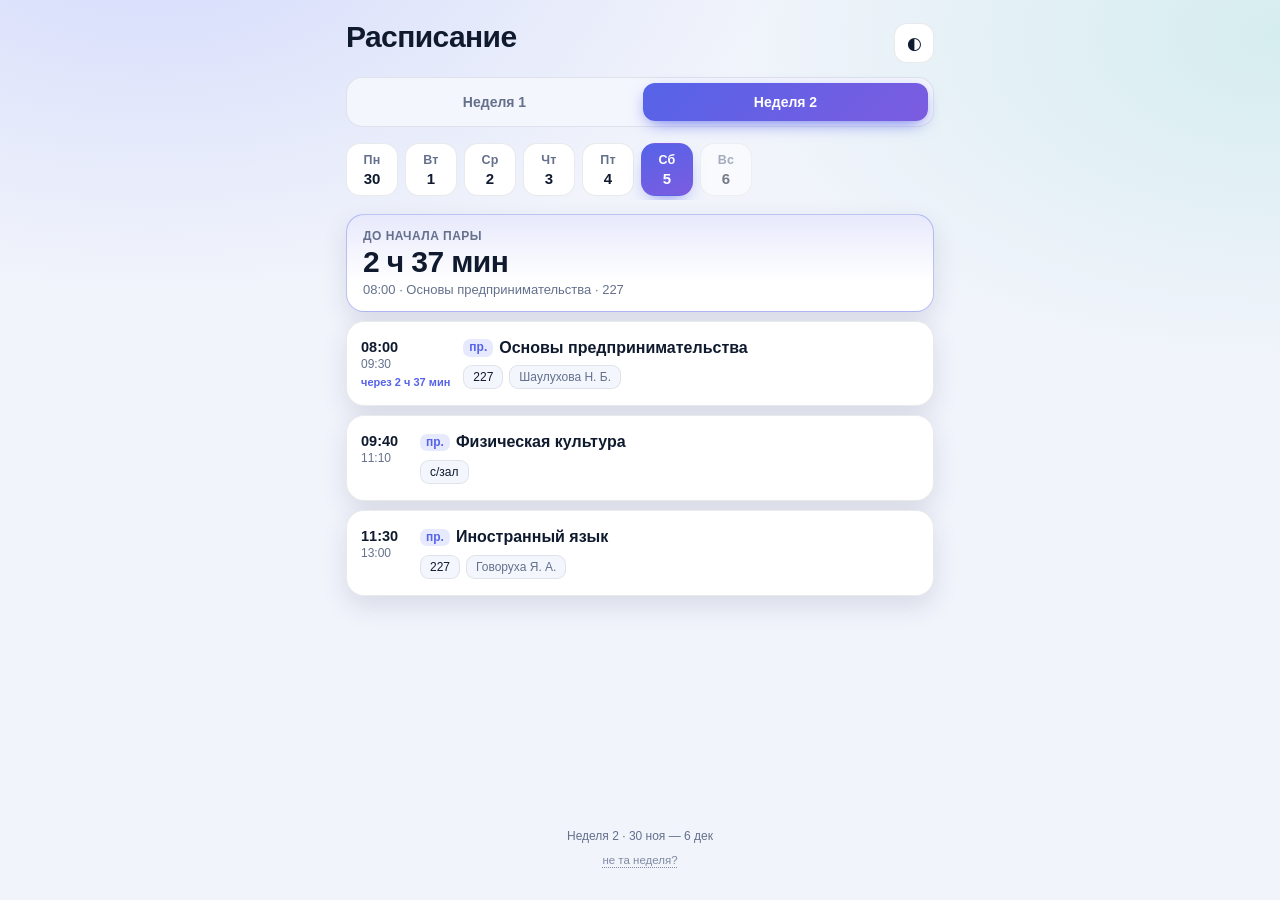
<file: index.html>
<!doctype html>
<html lang="ru" data-theme="dark">
<head>
  <meta charset="utf-8">
  <meta name="viewport" content="width=device-width, initial-scale=1, viewport-fit=cover">
  <meta name="theme-color" content="#0d1220">
  <title>Расписание занятий</title>

  <link rel="manifest" href="manifest.webmanifest">
  <link rel="icon" href="icons/icon.svg" type="image/svg+xml">
  <link rel="apple-touch-icon" href="icons/icon-192.png">
  <meta name="apple-mobile-web-app-capable" content="yes">
  <meta name="mobile-web-app-capable" content="yes">
  <meta name="apple-mobile-web-app-status-bar-style" content="black-translucent">
  <meta name="apple-mobile-web-app-title" content="Расписание">

  <link rel="stylesheet" href="styles.css">
</head>
<body>
  <div class="app">
    <header class="topbar">
      <div class="titles">
        <h1>Расписание</h1>
        <p class="subtitle" id="groupName"></p>
      </div>
      <div class="topbar-actions">
        <button type="button" class="ghost-btn" id="todayBtn" hidden>Сегодня</button>
        <button type="button" class="icon-btn" id="themeBtn" aria-label="Сменить тему" title="Сменить тему">◐</button>
      </div>
    </header>

    <div class="week-switch" id="weekSwitch" role="tablist" aria-label="Выбор недели"></div>

    <nav class="day-tabs" id="dayTabs" aria-label="День недели"></nav>

    <main class="content" id="content"></main>

    <footer class="footnote" id="footnote"></footer>
  </div>

  <script src="schedule.js"></script>
  <script src="app.js"></script>
</body>
</html>
</file>
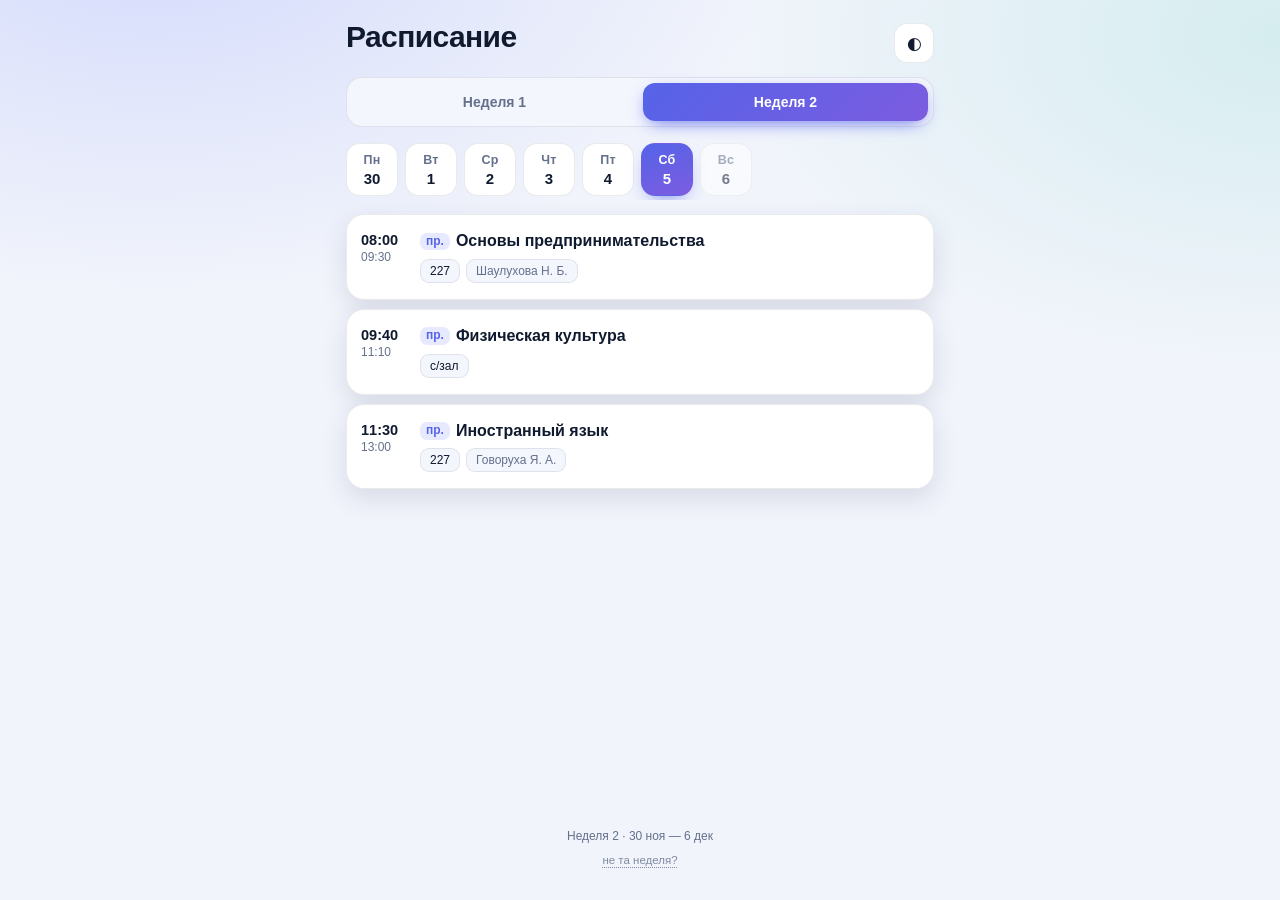
<file: single/index.html>
<!doctype html>
<html lang="ru" data-theme="dark">
<head>
  <meta charset="utf-8">
  <meta name="viewport" content="width=device-width, initial-scale=1, viewport-fit=cover">
  <meta name="theme-color" content="#0d1220">
  <title>Расписание занятий</title>
  <link rel="icon" href="data:image/svg+xml,%3Csvg%20xmlns%3D%22http%3A%2F%2Fwww.w3.org%2F2000%2Fsvg%22%20viewBox%3D%220%200%20512%20512%22%20width%3D%22512%22%20height%3D%22512%22%3E%20%3Cdefs%3E%20%3ClinearGradient%20id%3D%22g%22%20x1%3D%220%22%20y1%3D%220%22%20x2%3D%221%22%20y2%3D%221%22%3E%20%3Cstop%20offset%3D%220%22%20stop-color%3D%22%237b8cff%22%2F%3E%20%3Cstop%20offset%3D%221%22%20stop-color%3D%22%23a78bfa%22%2F%3E%20%3C%2FlinearGradient%3E%20%3C%2Fdefs%3E%20%3Crect%20width%3D%22512%22%20height%3D%22512%22%20rx%3D%22116%22%20fill%3D%22url(%23g)%22%2F%3E%20%3Crect%20x%3D%22108%22%20y%3D%22132%22%20width%3D%22296%22%20height%3D%22252%22%20rx%3D%2240%22%20fill%3D%22%23ffffff%22%20fill-opacity%3D%220.97%22%2F%3E%20%3Crect%20x%3D%22108%22%20y%3D%22132%22%20width%3D%22296%22%20height%3D%2272%22%20rx%3D%2240%22%20fill%3D%22%23e6e9ff%22%2F%3E%20%3Crect%20x%3D%22108%22%20y%3D%22176%22%20width%3D%22296%22%20height%3D%2228%22%20fill%3D%22%23e6e9ff%22%2F%3E%20%3Crect%20x%3D%22164%22%20y%3D%22112%22%20width%3D%2226%22%20height%3D%2256%22%20rx%3D%2213%22%20fill%3D%22%232a3170%22%2F%3E%20%3Crect%20x%3D%22322%22%20y%3D%22112%22%20width%3D%2226%22%20height%3D%2256%22%20rx%3D%2213%22%20fill%3D%22%232a3170%22%2F%3E%20%3Crect%20x%3D%22148%22%20y%3D%22244%22%20width%3D%2276%22%20height%3D%2220%22%20rx%3D%2210%22%20fill%3D%22%237b8cff%22%2F%3E%20%3Crect%20x%3D%22244%22%20y%3D%22244%22%20width%3D%22120%22%20height%3D%2220%22%20rx%3D%2210%22%20fill%3D%22%23c9cffb%22%2F%3E%20%3Crect%20x%3D%22148%22%20y%3D%22294%22%20width%3D%22120%22%20height%3D%2220%22%20rx%3D%2210%22%20fill%3D%22%23c9cffb%22%2F%3E%20%3Crect%20x%3D%22288%22%20y%3D%22294%22%20width%3D%2276%22%20height%3D%2220%22%20rx%3D%2210%22%20fill%3D%22%237b8cff%22%2F%3E%20%3Crect%20x%3D%22148%22%20y%3D%22344%22%20width%3D%2276%22%20height%3D%2220%22%20rx%3D%2210%22%20fill%3D%22%23c9cffb%22%2F%3E%20%3C%2Fsvg%3E">

  <meta name="apple-mobile-web-app-capable" content="yes">
  <meta name="mobile-web-app-capable" content="yes">
  <meta name="apple-mobile-web-app-status-bar-style" content="black-translucent">
  <meta name="apple-mobile-web-app-title" content="Расписание">

  <style>
:root {
  color-scheme: dark;
  --bg: #0d1220;
  --bg-glow-1: rgba(110, 130, 255, .18);
  --bg-glow-2: rgba(70, 200, 180, .12);
  --surface: #172033;
  --surface-2: #1e2942;
  --text: #e9eefb;
  --muted: #93a1c0;
  --line: rgba(255, 255, 255, .09);
  --accent: #7b8cff;
  --accent-2: #a78bfa;
  --accent-ink: #0b1020;
  --now: #4ade80;
  --radius: 18px;
  --shadow: 0 12px 32px rgba(0, 0, 0, .32);
}

html[data-theme="light"] {
  color-scheme: light;
  --bg: #f1f4fb;
  --bg-glow-1: rgba(110, 130, 255, .22);
  --bg-glow-2: rgba(70, 200, 180, .16);
  --surface: #ffffff;
  --surface-2: #f4f6fd;
  --text: #101a2e;
  --muted: #64708c;
  --line: rgba(16, 26, 46, .09);
  --accent: #5563e8;
  --accent-2: #7c5ce0;
  --accent-ink: #ffffff;
  --now: #12a05a;
  --shadow: 0 10px 26px rgba(30, 45, 80, .12);
}

* { box-sizing: border-box; }

html, body {
  margin: 0;
  padding: 0;
  min-height: 100%;
}

body {
  background:
    radial-gradient(900px 520px at 12% -8%, var(--bg-glow-1), transparent 70%),
    radial-gradient(760px 460px at 100% 4%, var(--bg-glow-2), transparent 72%),
    var(--bg);
  background-attachment: fixed;
  color: var(--text);
  font-family: -apple-system, BlinkMacSystemFont, "Segoe UI", Roboto, "Helvetica Neue", Arial, sans-serif;
  -webkit-font-smoothing: antialiased;
  -webkit-tap-highlight-color: transparent;
}

.app {
  max-width: 620px;
  margin: 0 auto;
  min-height: 100dvh;
  display: flex;
  flex-direction: column;
  gap: 14px;
  padding: calc(env(safe-area-inset-top, 0px) + 16px) 16px calc(env(safe-area-inset-bottom, 0px) + 28px);
}

/* ---------- шапка ---------- */

.topbar {
  display: flex;
  align-items: flex-start;
  justify-content: space-between;
  gap: 12px;
  padding-top: 4px;
}

.titles h1 {
  margin: 0;
  font-size: 27px;
  font-weight: 700;
  letter-spacing: -.02em;
}

.subtitle {
  margin: 4px 0 0;
  font-size: 13.5px;
  color: var(--muted);
  min-height: 18px;
}

.topbar-actions {
  display: flex;
  align-items: center;
  gap: 8px;
  padding-top: 3px;
}

.icon-btn {
  width: 40px;
  height: 40px;
  flex: none;
  border-radius: 13px;
  border: 1px solid var(--line);
  background: var(--surface);
  color: var(--text);
  font-size: 17px;
  line-height: 1;
  cursor: pointer;
  display: grid;
  place-items: center;
  transition: transform .12s ease, background .15s ease;
}

.icon-btn:active { transform: scale(.94); }

.ghost-btn {
  border: 1px solid var(--line);
  background: var(--surface);
  color: var(--text);
  font: inherit;
  font-size: 13.5px;
  font-weight: 600;
  padding: 9px 14px;
  border-radius: 12px;
  cursor: pointer;
  transition: transform .12s ease;
}

.ghost-btn:active { transform: scale(.96); }

/* ---------- переключатель недель ---------- */

.week-switch {
  display: flex;
  gap: 6px;
  padding: 5px;
  background: var(--surface-2);
  border: 1px solid var(--line);
  border-radius: 16px;
}

.week-switch button {
  flex: 1 1 0;
  min-width: 0;
  padding: 11px 8px;
  border: 0;
  border-radius: 12px;
  background: transparent;
  color: var(--muted);
  font: inherit;
  font-size: 14px;
  font-weight: 600;
  white-space: nowrap;
  overflow: hidden;
  text-overflow: ellipsis;
  cursor: pointer;
  transition: background .18s ease, color .18s ease, box-shadow .18s ease;
}

.week-switch button[aria-selected="true"] {
  background: linear-gradient(135deg, var(--accent), var(--accent-2));
  color: var(--accent-ink);
  box-shadow: 0 6px 18px -6px var(--accent);
}

/* ---------- дни ---------- */

.day-tabs {
  display: flex;
  gap: 7px;
  overflow-x: auto;
  overflow-y: hidden;
  scrollbar-width: none;
  -webkit-overflow-scrolling: touch;
  padding: 2px 2px 4px;
  margin: 0 -2px;
}

.day-tabs::-webkit-scrollbar { display: none; }

.day-tab {
  flex: 0 0 auto;
  min-width: 52px;
  padding: 9px 10px 8px;
  border-radius: 14px;
  border: 1px solid var(--line);
  background: var(--surface);
  color: var(--muted);
  cursor: pointer;
  display: flex;
  flex-direction: column;
  align-items: center;
  gap: 3px;
  font: inherit;
  transition: background .18s ease, color .18s ease, transform .12s ease, border-color .18s ease;
}

.day-tab:active { transform: scale(.96); }

.day-tab .d-name {
  font-size: 12.5px;
  font-weight: 600;
  letter-spacing: .02em;
}

.day-tab .d-date {
  font-size: 15px;
  font-weight: 700;
  color: var(--text);
}

.day-tab[aria-current="true"] {
  border-color: color-mix(in srgb, var(--accent) 55%, transparent);
}

.day-tab.is-today .d-name { color: var(--accent); }

.day-tab[aria-selected="true"] {
  background: linear-gradient(160deg, var(--accent), var(--accent-2));
  border-color: transparent;
  color: var(--accent-ink);
  box-shadow: 0 8px 20px -10px var(--accent);
}

.day-tab[aria-selected="true"] .d-date,
.day-tab[aria-selected="true"] .d-name { color: var(--accent-ink); }

.day-tab.is-empty { opacity: .55; }

/* ---------- список пар ---------- */

.content {
  display: flex;
  flex-direction: column;
  gap: 9px;
  flex: 1 1 auto;
}

.lesson {
  position: relative;
  display: flex;
  gap: 13px;
  align-items: flex-start;
  padding: 14px 14px 14px 12px;
  background: var(--surface);
  border: 1px solid var(--line);
  border-radius: var(--radius);
  box-shadow: var(--shadow);
  animation: rise .26s ease both;
}

@keyframes rise {
  from { opacity: 0; transform: translateY(6px); }
  to { opacity: 1; transform: none; }
}

.lesson.past { opacity: .5; }

.lesson.now {
  border-color: color-mix(in srgb, var(--now) 55%, transparent);
  box-shadow: 0 0 0 1px color-mix(in srgb, var(--now) 30%, transparent), var(--shadow);
}

.lesson-time {
  flex: 0 0 auto;
  display: flex;
  flex-direction: column;
  gap: 2px;
  padding-top: 1px;
  min-width: 46px;
  font-variant-numeric: tabular-nums;
}

.lesson-time .t-start {
  font-size: 14.5px;
  font-weight: 700;
}

.lesson-time .t-end {
  font-size: 12px;
  color: var(--muted);
}

.lesson-body {
  min-width: 0;
  flex: 1 1 auto;
}

.lesson-subject {
  margin: 0;
  font-size: 16px;
  font-weight: 650;
  line-height: 1.3;
  overflow-wrap: anywhere;
  padding-right: 54px;
}

.lesson-subject .kind {
  display: inline-block;
  margin-right: 6px;
  padding: 1px 6px;
  border-radius: 7px;
  background: var(--accent-soft, rgba(123, 140, 255, .18));
  color: var(--accent);
  font-size: 12px;
  font-weight: 700;
  vertical-align: 1.5px;
}

.lesson-meta {
  margin: 7px 0 0;
  display: flex;
  flex-wrap: wrap;
  gap: 6px;
}

.chip {
  display: inline-flex;
  align-items: center;
  gap: 4px;
  padding: 4px 9px;
  border-radius: 9px;
  background: var(--surface-2);
  border: 1px solid var(--line);
  font-size: 12px;
  color: var(--muted);
  font-weight: 500;
}

.chip.room { color: var(--text); }

.lesson-note {
  margin: 7px 0 0;
  font-size: 12.5px;
  color: var(--muted);
  font-style: italic;
}

.badge-now {
  position: absolute;
  top: 11px;
  right: 11px;
  font-size: 10.5px;
  font-weight: 700;
  letter-spacing: .04em;
  text-transform: uppercase;
  color: var(--now);
  background: color-mix(in srgb, var(--now) 14%, transparent);
  border: 1px solid color-mix(in srgb, var(--now) 35%, transparent);
  border-radius: 999px;
  padding: 3px 8px;
}

/* ---------- пустое состояние ---------- */

.empty {
  display: flex;
  flex-direction: column;
  align-items: center;
  justify-content: center;
  gap: 8px;
  text-align: center;
  padding: 52px 18px;
  color: var(--muted);
  border: 1px dashed var(--line);
  border-radius: var(--radius);
  background: color-mix(in srgb, var(--surface) 55%, transparent);
}

.empty .emoji { font-size: 34px; line-height: 1; }
.empty .title { font-size: 15.5px; font-weight: 650; color: var(--text); }
.empty .hint { font-size: 13px; max-width: 260px; line-height: 1.45; }

/* ---------- подвал ---------- */

.footnote {
  margin-top: auto;
  padding-top: 12px;
  display: flex;
  flex-direction: column;
  align-items: center;
  gap: 4px;
  font-size: 12px;
  color: var(--muted);
  line-height: 1.5;
}

.link-btn {
  border: 0;
  background: none;
  padding: 3px 6px;
  font: inherit;
  font-size: 11.5px;
  color: var(--muted);
  text-decoration: underline;
  text-decoration-style: dotted;
  text-underline-offset: 3px;
  cursor: pointer;
  opacity: .8;
}

.link-btn:active { opacity: 1; }

@media (min-width: 480px) {
  .titles h1 { font-size: 30px; }
  .lesson { padding: 16px 16px 16px 14px; }
}

@media (prefers-reduced-motion: reduce) {
  *, *::before, *::after { animation: none !important; transition: none !important; }
}

</style>
</head>
<body>
  <div class="app">
    <header class="topbar">
      <div class="titles">
        <h1>Расписание</h1>
        <p class="subtitle" id="groupName"></p>
      </div>
      <div class="topbar-actions">
        <button type="button" class="ghost-btn" id="todayBtn" hidden>Сегодня</button>
        <button type="button" class="icon-btn" id="themeBtn" aria-label="Сменить тему" title="Сменить тему">◐</button>
      </div>
    </header>

    <div class="week-switch" id="weekSwitch" role="tablist" aria-label="Выбор недели"></div>

    <nav class="day-tabs" id="dayTabs" aria-label="День недели"></nav>

    <main class="content" id="content"></main>

    <footer class="footnote" id="footnote"></footer>
  </div>

  <script>
/*
  ДАННЫЕ РАСПИСАНИЯ
  -----------------
  Всё расписание живёт здесь. Приложение (app.js) рисует его само.

  zones:
    days  — mon, tue, wed, thu, fri, sat, sun (день можно не указывать, если пар нет)
    пара  — start/end "ЧЧ:ММ", subject, kind ("пр." / "л." / "лаб."),
            room, teacher, note (необязательно)

  weeks — список недель. Их может быть 2, 3, сколько угодно:
          приложение переключает их по кругу.

  meta.semesterStart — понедельник недели №1 (или любая дата внутри неё).
          От этой даты считается, какая неделя идёт сейчас.
*/

window.SCHEDULE = {
  meta: {
    group: "",                        // можно вписать группу — появится под заголовком
    semesterStart: "2026-09-01",      // от этой даты считается номер недели
  },

  weeks: [
    {
      label: "Неделя 1",
      days: {
        mon: [
          { start: "08:00", end: "09:30", kind: "пр.", subject: "Технология разработки ПО", room: "119", teacher: "Чербенко К. Н." },
          { start: "09:40", end: "11:10", kind: "л.",  subject: "Экономика отрасли", room: "303", teacher: "Гаврилова И. И." },
        ],
        tue: [
          { start: "08:00", end: "09:30", kind: "л.",  subject: "Основы предпринимательства", room: "303", teacher: "Шаулухова Н. Б." },
          { start: "09:40", end: "11:10", kind: "пр.", subject: "Безопасность жизнедеятельности", room: "227", teacher: "Горовенко Д. В." },
          { start: "11:30", end: "13:00", kind: "пр.", subject: "Теория вероятностей и мат. статистика", room: "227", teacher: "Селюдина О. В." },
        ],
        wed: [
          { start: "09:40", end: "11:10", kind: "л.",  subject: "Безопасность жизнедеятельности", room: "303", teacher: "Горовенко Д. В." },
          { start: "11:30", end: "13:00", kind: "пр.", subject: "Технология разработки и защиты БД", room: "126", teacher: "Бобровская Н. С." },
        ],
        thu: [
          { start: "08:00", end: "09:30", kind: "пр.", subject: "Технология разработки ПО", room: "119", teacher: "Чербенко К. Н." },
          { start: "09:40", end: "11:10", kind: "л.",  subject: "Технология разработки и защиты БД", room: "303", teacher: "Бобровская Н. С." },
        ],
        fri: [
          { start: "08:00", end: "09:30", kind: "л.",  subject: "Технология разработки ПО", room: "303", teacher: "Чербенко К. Н." },
          { start: "09:40", end: "11:10", kind: "пр.", subject: "Технология разработки и защиты БД", room: "126", teacher: "Бобровская Н. С." },
          { start: "11:30", end: "13:00", kind: "л.",  subject: "Психология общения", room: "303", teacher: "Шаповалова Е. В." },
        ],
        sat: [
          { start: "08:00", end: "09:30", kind: "пр.", subject: "Основы предпринимательства", room: "227", teacher: "Шаулухова Н. Б." },
          { start: "09:40", end: "11:10", kind: "пр.", subject: "Физическая культура", room: "с/зал" },
          { start: "11:30", end: "13:00", kind: "пр.", subject: "Иностранный язык", room: "227", teacher: "Говоруха Я. А." },
        ],
        sun: [],
      },
    },

    {
      label: "Неделя 2",
      days: {
        mon: [
          { start: "08:00", end: "09:30", kind: "пр.", subject: "Экономика отрасли", room: "227", teacher: "Гаврилова И. И." },
          { start: "09:40", end: "11:10", kind: "л.",  subject: "Экономика отрасли", room: "303", teacher: "Гаврилова И. И." },
        ],
        tue: [
          { start: "08:00", end: "09:30", kind: "л.",  subject: "Теория вероятностей и мат. статистика", room: "303", teacher: "Селюдина О. В." },
          { start: "09:40", end: "11:10", kind: "пр.", subject: "Безопасность жизнедеятельности", room: "227", teacher: "Горовенко Д. В." },
        ],
        wed: [
          { start: "09:40", end: "11:10", kind: "л.",  subject: "Безопасность жизнедеятельности", room: "303", teacher: "Горовенко Д. В." },
          { start: "11:30", end: "13:00", kind: "пр.", subject: "Технология разработки и защиты БД", room: "126", teacher: "Бобровская Н. С." },
          { start: "13:10", end: "14:40", kind: "пр.", subject: "Психология общения", room: "201", teacher: "Шаповалова Е. В." },
        ],
        thu: [
          { start: "08:00", end: "09:30", kind: "пр.", subject: "Технология разработки ПО", room: "119", teacher: "Чербенко К. Н." },
          { start: "09:40", end: "11:10", kind: "л.",  subject: "Технология разработки и защиты БД", room: "303", teacher: "Бобровская Н. С." },
        ],
        fri: [
          { start: "08:00", end: "09:30", kind: "л.",  subject: "Технология разработки ПО", room: "303", teacher: "Чербенко К. Н." },
          { start: "09:40", end: "11:10", kind: "пр.", subject: "Теория вероятностей и мат. статистика", room: "227", teacher: "Селюдина О. В." },
          { start: "11:30", end: "13:00", kind: "л.",  subject: "Психология общения", room: "303", teacher: "Шаповалова Е. В." },
        ],
        sat: [
          { start: "08:00", end: "09:30", kind: "пр.", subject: "Основы предпринимательства", room: "227", teacher: "Шаулухова Н. Б." },
          { start: "09:40", end: "11:10", kind: "пр.", subject: "Физическая культура", room: "с/зал" },
          { start: "11:30", end: "13:00", kind: "пр.", subject: "Иностранный язык", room: "227", teacher: "Говоруха Я. А." },
        ],
        sun: [],
      },
    },
  ],
};

</script>
  <script>
(function () {
  'use strict';

  const DATA = window.SCHEDULE;
  const contentEl = document.getElementById('content');

  if (!DATA || !Array.isArray(DATA.weeks) || DATA.weeks.length === 0) {
    contentEl.innerHTML =
      '<div class="empty"><div class="emoji">⚠️</div>' +
      '<div class="title">Нет данных</div>' +
      '<div class="hint">Проверьте файл schedule.js рядом с приложением.</div></div>';
    return;
  }

  const WEEKS = DATA.weeks;
  const N = WEEKS.length;

  const DAYS = [
    { key: 'mon', short: 'Пн', full: 'Понедельник' },
    { key: 'tue', short: 'Вт', full: 'Вторник' },
    { key: 'wed', short: 'Ср', full: 'Среда' },
    { key: 'thu', short: 'Чт', full: 'Четверг' },
    { key: 'fri', short: 'Пт', full: 'Пятница' },
    { key: 'sat', short: 'Сб', full: 'Суббота' },
    { key: 'sun', short: 'Вс', full: 'Воскресенье' },
  ];

  const MONTHS = ['янв', 'фев', 'мар', 'апр', 'мая', 'июн', 'июл', 'авг', 'сен', 'окт', 'ноя', 'дек'];

  /* ---------------- даты ---------------- */

  function startOfDay(d) {
    const x = new Date(d);
    x.setHours(0, 0, 0, 0);
    return x;
  }

  function mondayOf(date) {
    const d = startOfDay(date);
    d.setDate(d.getDate() - ((d.getDay() + 6) % 7));
    return d;
  }

  function parseDate(str) {
    if (!str) return null;
    const m = /^(\d{4})-(\d{2})-(\d{2})$/.exec(String(str).trim());
    if (!m) return null;
    const d = new Date(Number(m[1]), Number(m[2]) - 1, Number(m[3]));
    return isNaN(d.getTime()) ? null : d;
  }

  function addDays(date, n) {
    const d = new Date(date);
    d.setDate(d.getDate() + n);
    return d;
  }

  function daysBetween(a, b) {
    return Math.round((startOfDay(b) - startOfDay(a)) / 86400000);
  }

  const TODAY = new Date();
  const TODAY_IDX = (TODAY.getDay() + 6) % 7;
  const BASE_MONDAY = mondayOf(TODAY);

  const semesterStart = parseDate(DATA.meta && DATA.meta.semesterStart);

  function rawCycleIndex(monday) {
    if (!semesterStart) return 0;
    const passed = Math.floor(daysBetween(mondayOf(semesterStart), monday) / 7);
    return ((passed % N) + N) % N;
  }

  function loadCalib() {
    try {
      const v = parseInt(localStorage.getItem('schedule.calib'), 10);
      return Number.isFinite(v) ? ((v % N) + N) % N : 0;
    } catch (e) {
      return 0;
    }
  }

  function saveCalib(v) {
    try { localStorage.setItem('schedule.calib', String((v % N + N) % N)); } catch (e) { /* ignore */ }
  }

  let calib = loadCalib();

  function autoIndex() {
    return (rawCycleIndex(BASE_MONDAY) + calib) % N;
  }

  /* ---------------- состояние ---------------- */

  const state = {
    offset: 0,
    day: TODAY_IDX,
  };

  function currentWeek() {
    return WEEKS[(autoIndex() + state.offset) % N] || WEEKS[0];
  }

  function shownMonday() {
    return addDays(BASE_MONDAY, state.offset * 7);
  }

  function hasLessons(week, dayKey) {
    const list = week && week.days && week.days[dayKey];
    return Array.isArray(list) && list.length > 0;
  }

  function lessonsFor(week, dayKey) {
    const list = week && week.days && week.days[dayKey];
    return Array.isArray(list) ? list.slice() : [];
  }

  // если сегодня пар нет — открываем ближайший день с парами
  (function pickSmartDay() {
    if (hasLessons(currentWeek(), DAYS[TODAY_IDX].key)) return;
    for (let i = 0; i < 7; i++) {
      const idx = (TODAY_IDX + i) % 7;
      if (hasLessons(currentWeek(), DAYS[idx].key)) { state.day = idx; return; }
    }
    state.day = TODAY_IDX < 5 ? TODAY_IDX : 0;
  })();

  /* ---------------- время ---------------- */

  function toMinutes(hhmm) {
    const m = /^(\d{1,2})[:.\-](\d{2})$/.exec(String(hhmm || '').trim());
    if (!m) return null;
    return Number(m[1]) * 60 + Number(m[2]);
  }

  const NOW_MIN = TODAY.getHours() * 60 + TODAY.getMinutes();

  /* ---------------- элементы ---------------- */

  const weekSwitchEl = document.getElementById('weekSwitch');
  const dayTabsEl = document.getElementById('dayTabs');
  const groupNameEl = document.getElementById('groupName');
  const footnoteEl = document.getElementById('footnote');
  const todayBtn = document.getElementById('todayBtn');
  const themeBtn = document.getElementById('themeBtn');

  if (DATA.meta && DATA.meta.group) {
    groupNameEl.textContent = DATA.meta.group;
  } else if (groupNameEl) {
    groupNameEl.hidden = true;
  }

  function esc(s) {
    return String(s == null ? '' : s)
      .replace(/&/g, '&amp;')
      .replace(/</g, '&lt;')
      .replace(/>/g, '&gt;')
      .replace(/"/g, '&quot;');
  }

  /* ---------------- отрисовка ---------------- */

  function renderWeekSwitch() {
    const active = (autoIndex() + state.offset) % N;
    weekSwitchEl.innerHTML = '';

    WEEKS.forEach(function (week, i) {
      const btn = document.createElement('button');
      btn.type = 'button';
      btn.setAttribute('role', 'tab');
      btn.textContent = week.label || ('Неделя ' + (i + 1));
      btn.setAttribute('aria-selected', String(i === active));
      btn.addEventListener('click', function () {
        state.offset = (i - autoIndex() + N) % N;
        render();
      });
      weekSwitchEl.appendChild(btn);
    });
  }

  function renderDayTabs() {
    const monday = shownMonday();
    const week = currentWeek();
    dayTabsEl.innerHTML = '';

    DAYS.forEach(function (day, i) {
      const date = addDays(monday, i);
      const btn = document.createElement('button');
      btn.type = 'button';
      btn.className = 'day-tab';
      btn.setAttribute('role', 'tab');

      const isSelected = i === state.day;
      btn.setAttribute('aria-selected', String(isSelected));

      if (i === TODAY_IDX && state.offset === 0) {
        btn.classList.add('is-today');
        btn.setAttribute('aria-current', 'true');
      }
      if (!hasLessons(week, day.key)) btn.classList.add('is-empty');

      btn.innerHTML =
        '<span class="d-name">' + day.short + '</span>' +
        '<span class="d-date">' + date.getDate() + '</span>';

      btn.addEventListener('click', function () {
        state.day = i;
        render();
      });

      dayTabsEl.appendChild(btn);

      if (isSelected) {
        requestAnimationFrame(function () {
          btn.scrollIntoView({ block: 'nearest', inline: 'center', behavior: 'smooth' });
        });
      }
    });
  }

  function renderContent() {
    const week = currentWeek();
    const dayKey = DAYS[state.day].key;
    const lessons = lessonsFor(week, dayKey);

    lessons.sort(function (a, b) {
      const am = toMinutes(a.start);
      const bm = toMinutes(b.start);
      return (am == null ? 9999 : am) - (bm == null ? 9999 : bm);
    });

    if (lessons.length === 0) {
      const isWeekend = state.day >= 5;
      contentEl.innerHTML =
        '<div class="empty">' +
        '<div class="emoji">' + (isWeekend ? '🌿' : '☕️') + '</div>' +
        '<div class="title">' + (isWeekend ? 'Выходной' : 'Пар нет') + '</div>' +
        '<div class="hint">' + esc(DAYS[state.day].full) + ' — занятий не найдено.</div>' +
        '</div>';
      return;
    }

    const onToday = state.offset === 0 && state.day === TODAY_IDX;
    let html = '';

    lessons.forEach(function (lesson, idx) {
      const start = toMinutes(lesson.start);
      const end = toMinutes(lesson.end);
      const isNow = onToday && start != null && end != null && NOW_MIN >= start && NOW_MIN < end;
      const isPast = onToday && end != null && NOW_MIN >= end;

      const cls = ['lesson'];
      if (isNow) cls.push('now');
      else if (isPast) cls.push('past');

      html += '<article class="' + cls.join(' ') + '" style="animation-delay:' + (idx * 22) + 'ms">';

      if (isNow) html += '<span class="badge-now">сейчас</span>';

      html += '<div class="lesson-time">' +
        '<span class="t-start">' + esc(lesson.start || '') + '</span>' +
        (lesson.end ? '<span class="t-end">' + esc(lesson.end) + '</span>' : '') +
        '</div>';

      html += '<div class="lesson-body"><p class="lesson-subject">';
      if (lesson.kind) html += '<span class="kind">' + esc(lesson.kind) + '</span>';
      html += esc(lesson.subject || 'Без названия');
      html += '</p>';

      const chips = [];
      if (lesson.room) chips.push('<span class="chip room">' + esc(lesson.room) + '</span>');
      if (lesson.teacher) chips.push('<span class="chip teacher">' + esc(lesson.teacher) + '</span>');
      if (chips.length) html += '<p class="lesson-meta">' + chips.join('') + '</p>';

      if (lesson.note) html += '<p class="lesson-note">' + esc(lesson.note) + '</p>';

      html += '</div></article>';
    });

    contentEl.innerHTML = html;
  }

  function renderFootnote() {
    const monday = shownMonday();
    const sunday = addDays(monday, 6);
    const week = currentWeek();

    const range =
      monday.getDate() + ' ' + MONTHS[monday.getMonth()] + ' — ' +
      sunday.getDate() + ' ' + MONTHS[sunday.getMonth()];

    footnoteEl.innerHTML =
      '<span>' + esc(week.label || 'Неделя') + ' · ' + range + '</span>' +
      '<button type="button" class="link-btn" id="calibBtn" title="Если приложение считает неделю неверно">не та неделя?</button>';
  }

  function renderTodayBtn() {
    todayBtn.hidden = state.offset === 0 && state.day === TODAY_IDX;
  }

  function render() {
    renderWeekSwitch();
    renderDayTabs();
    renderContent();
    renderFootnote();
    renderTodayBtn();
    document.title = (currentWeek().label || 'Расписание') + ' · Расписание';
  }

  todayBtn.addEventListener('click', function () {
    state.offset = 0;
    state.day = TODAY_IDX;
    render();
  });

  footnoteEl.addEventListener('click', function (e) {
    const btn = e.target.closest && e.target.closest('#calibBtn');
    if (!btn) return;
    calib = (calib + 1) % N;
    saveCalib(calib);
    state.offset = 0;
    render();
  });

  /* ---------------- тема ---------------- */

  function applyTheme(theme) {
    document.documentElement.setAttribute('data-theme', theme);
    const meta = document.querySelector('meta[name="theme-color"]');
    if (meta) meta.setAttribute('content', theme === 'light' ? '#f1f4fb' : '#0d1220');
    try { localStorage.setItem('schedule.theme', theme); } catch (e) { /* ignore */ }
  }

  (function initTheme() {
    let saved = null;
    try { saved = localStorage.getItem('schedule.theme'); } catch (e) { saved = null; }
    if (saved === 'light' || saved === 'dark') {
      applyTheme(saved);
    } else {
      const light = window.matchMedia && window.matchMedia('(prefers-color-scheme: light)').matches;
      applyTheme(light ? 'light' : 'dark');
    }
  })();

  themeBtn.addEventListener('click', function () {
    applyTheme(document.documentElement.getAttribute('data-theme') === 'light' ? 'dark' : 'light');
  });

  render();

  /* ---------------- service worker ---------------- */

  if ('serviceWorker' in navigator && location.protocol.indexOf('http') === 0) {
    window.addEventListener('load', function () {
      navigator.serviceWorker.register('sw.js').catch(function () { /* без офлайна */ });
    });
  }
})();

</script>
</body>
</html>
</file>
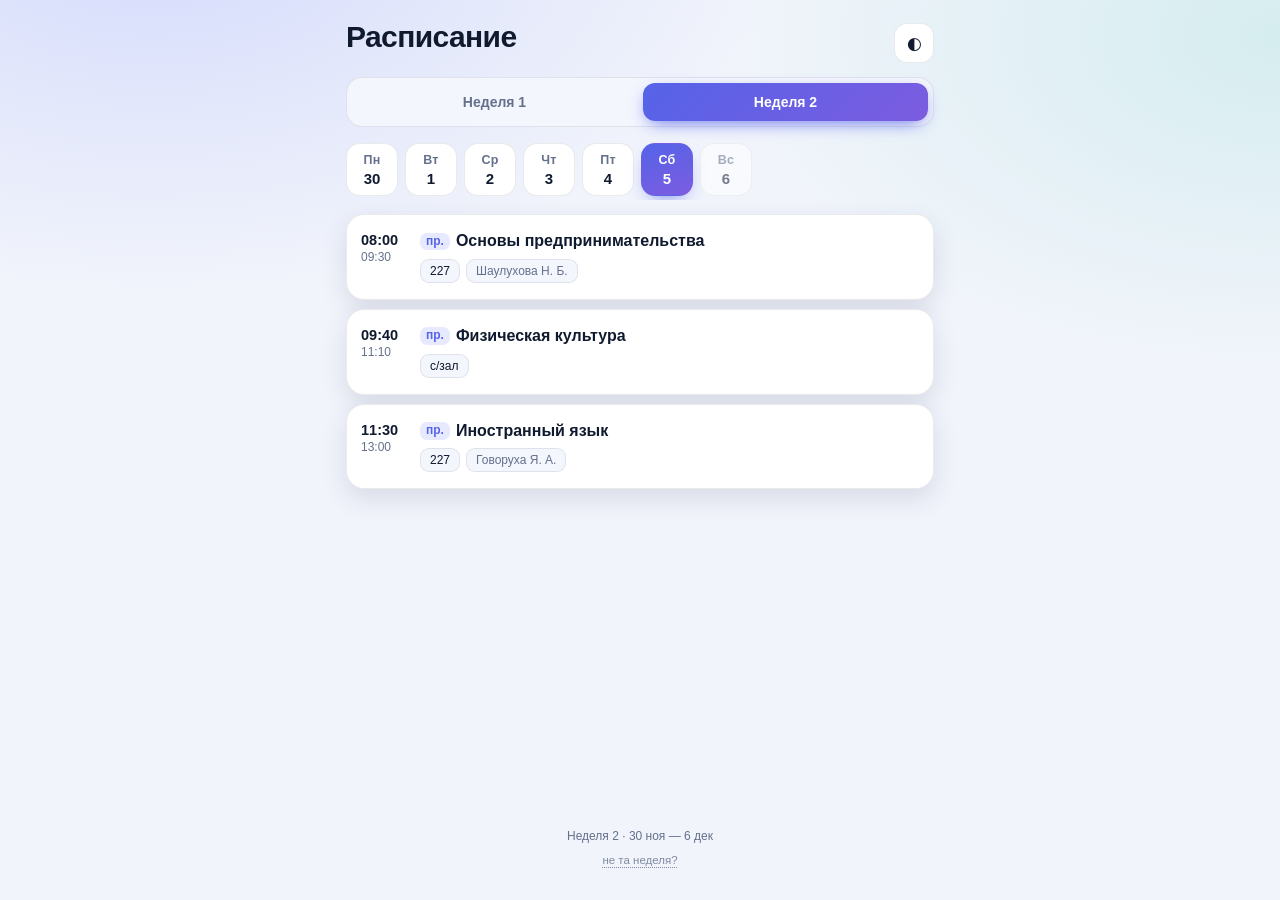
<file: raspisanie-standalone.html>
<!doctype html>
<html lang="ru" data-theme="dark">
<head>
  <meta charset="utf-8">
  <meta name="viewport" content="width=device-width, initial-scale=1, viewport-fit=cover">
  <meta name="theme-color" content="#0d1220">
  <title>Расписание занятий</title>
  <link rel="icon" href="data:image/svg+xml,%3Csvg%20xmlns%3D%22http%3A%2F%2Fwww.w3.org%2F2000%2Fsvg%22%20viewBox%3D%220%200%20512%20512%22%20width%3D%22512%22%20height%3D%22512%22%3E%20%3Cdefs%3E%20%3ClinearGradient%20id%3D%22g%22%20x1%3D%220%22%20y1%3D%220%22%20x2%3D%221%22%20y2%3D%221%22%3E%20%3Cstop%20offset%3D%220%22%20stop-color%3D%22%237b8cff%22%2F%3E%20%3Cstop%20offset%3D%221%22%20stop-color%3D%22%23a78bfa%22%2F%3E%20%3C%2FlinearGradient%3E%20%3C%2Fdefs%3E%20%3Crect%20width%3D%22512%22%20height%3D%22512%22%20rx%3D%22116%22%20fill%3D%22url(%23g)%22%2F%3E%20%3Crect%20x%3D%22108%22%20y%3D%22132%22%20width%3D%22296%22%20height%3D%22252%22%20rx%3D%2240%22%20fill%3D%22%23ffffff%22%20fill-opacity%3D%220.97%22%2F%3E%20%3Crect%20x%3D%22108%22%20y%3D%22132%22%20width%3D%22296%22%20height%3D%2272%22%20rx%3D%2240%22%20fill%3D%22%23e6e9ff%22%2F%3E%20%3Crect%20x%3D%22108%22%20y%3D%22176%22%20width%3D%22296%22%20height%3D%2228%22%20fill%3D%22%23e6e9ff%22%2F%3E%20%3Crect%20x%3D%22164%22%20y%3D%22112%22%20width%3D%2226%22%20height%3D%2256%22%20rx%3D%2213%22%20fill%3D%22%232a3170%22%2F%3E%20%3Crect%20x%3D%22322%22%20y%3D%22112%22%20width%3D%2226%22%20height%3D%2256%22%20rx%3D%2213%22%20fill%3D%22%232a3170%22%2F%3E%20%3Crect%20x%3D%22148%22%20y%3D%22244%22%20width%3D%2276%22%20height%3D%2220%22%20rx%3D%2210%22%20fill%3D%22%237b8cff%22%2F%3E%20%3Crect%20x%3D%22244%22%20y%3D%22244%22%20width%3D%22120%22%20height%3D%2220%22%20rx%3D%2210%22%20fill%3D%22%23c9cffb%22%2F%3E%20%3Crect%20x%3D%22148%22%20y%3D%22294%22%20width%3D%22120%22%20height%3D%2220%22%20rx%3D%2210%22%20fill%3D%22%23c9cffb%22%2F%3E%20%3Crect%20x%3D%22288%22%20y%3D%22294%22%20width%3D%2276%22%20height%3D%2220%22%20rx%3D%2210%22%20fill%3D%22%237b8cff%22%2F%3E%20%3Crect%20x%3D%22148%22%20y%3D%22344%22%20width%3D%2276%22%20height%3D%2220%22%20rx%3D%2210%22%20fill%3D%22%23c9cffb%22%2F%3E%20%3C%2Fsvg%3E">

  <meta name="apple-mobile-web-app-capable" content="yes">
  <meta name="mobile-web-app-capable" content="yes">
  <meta name="apple-mobile-web-app-status-bar-style" content="black-translucent">
  <meta name="apple-mobile-web-app-title" content="Расписание">

  <style>
:root {
  color-scheme: dark;
  --bg: #0d1220;
  --bg-glow-1: rgba(110, 130, 255, .18);
  --bg-glow-2: rgba(70, 200, 180, .12);
  --surface: #172033;
  --surface-2: #1e2942;
  --text: #e9eefb;
  --muted: #93a1c0;
  --line: rgba(255, 255, 255, .09);
  --accent: #7b8cff;
  --accent-2: #a78bfa;
  --accent-ink: #0b1020;
  --now: #4ade80;
  --radius: 18px;
  --shadow: 0 12px 32px rgba(0, 0, 0, .32);
}

html[data-theme="light"] {
  color-scheme: light;
  --bg: #f1f4fb;
  --bg-glow-1: rgba(110, 130, 255, .22);
  --bg-glow-2: rgba(70, 200, 180, .16);
  --surface: #ffffff;
  --surface-2: #f4f6fd;
  --text: #101a2e;
  --muted: #64708c;
  --line: rgba(16, 26, 46, .09);
  --accent: #5563e8;
  --accent-2: #7c5ce0;
  --accent-ink: #ffffff;
  --now: #12a05a;
  --shadow: 0 10px 26px rgba(30, 45, 80, .12);
}

* { box-sizing: border-box; }

html, body {
  margin: 0;
  padding: 0;
  min-height: 100%;
}

body {
  background:
    radial-gradient(900px 520px at 12% -8%, var(--bg-glow-1), transparent 70%),
    radial-gradient(760px 460px at 100% 4%, var(--bg-glow-2), transparent 72%),
    var(--bg);
  background-attachment: fixed;
  color: var(--text);
  font-family: -apple-system, BlinkMacSystemFont, "Segoe UI", Roboto, "Helvetica Neue", Arial, sans-serif;
  -webkit-font-smoothing: antialiased;
  -webkit-tap-highlight-color: transparent;
}

.app {
  max-width: 620px;
  margin: 0 auto;
  min-height: 100dvh;
  display: flex;
  flex-direction: column;
  gap: 14px;
  padding: calc(env(safe-area-inset-top, 0px) + 16px) 16px calc(env(safe-area-inset-bottom, 0px) + 28px);
}

/* ---------- шапка ---------- */

.topbar {
  display: flex;
  align-items: flex-start;
  justify-content: space-between;
  gap: 12px;
  padding-top: 4px;
}

.titles h1 {
  margin: 0;
  font-size: 27px;
  font-weight: 700;
  letter-spacing: -.02em;
}

.subtitle {
  margin: 4px 0 0;
  font-size: 13.5px;
  color: var(--muted);
  min-height: 18px;
}

.topbar-actions {
  display: flex;
  align-items: center;
  gap: 8px;
  padding-top: 3px;
}

.icon-btn {
  width: 40px;
  height: 40px;
  flex: none;
  border-radius: 13px;
  border: 1px solid var(--line);
  background: var(--surface);
  color: var(--text);
  font-size: 17px;
  line-height: 1;
  cursor: pointer;
  display: grid;
  place-items: center;
  transition: transform .12s ease, background .15s ease;
}

.icon-btn:active { transform: scale(.94); }

.ghost-btn {
  border: 1px solid var(--line);
  background: var(--surface);
  color: var(--text);
  font: inherit;
  font-size: 13.5px;
  font-weight: 600;
  padding: 9px 14px;
  border-radius: 12px;
  cursor: pointer;
  transition: transform .12s ease;
}

.ghost-btn:active { transform: scale(.96); }

/* ---------- переключатель недель ---------- */

.week-switch {
  display: flex;
  gap: 6px;
  padding: 5px;
  background: var(--surface-2);
  border: 1px solid var(--line);
  border-radius: 16px;
}

.week-switch button {
  flex: 1 1 0;
  min-width: 0;
  padding: 11px 8px;
  border: 0;
  border-radius: 12px;
  background: transparent;
  color: var(--muted);
  font: inherit;
  font-size: 14px;
  font-weight: 600;
  white-space: nowrap;
  overflow: hidden;
  text-overflow: ellipsis;
  cursor: pointer;
  transition: background .18s ease, color .18s ease, box-shadow .18s ease;
}

.week-switch button[aria-selected="true"] {
  background: linear-gradient(135deg, var(--accent), var(--accent-2));
  color: var(--accent-ink);
  box-shadow: 0 6px 18px -6px var(--accent);
}

/* ---------- дни ---------- */

.day-tabs {
  display: flex;
  gap: 7px;
  overflow-x: auto;
  overflow-y: hidden;
  scrollbar-width: none;
  -webkit-overflow-scrolling: touch;
  padding: 2px 2px 4px;
  margin: 0 -2px;
}

.day-tabs::-webkit-scrollbar { display: none; }

.day-tab {
  flex: 0 0 auto;
  min-width: 52px;
  padding: 9px 10px 8px;
  border-radius: 14px;
  border: 1px solid var(--line);
  background: var(--surface);
  color: var(--muted);
  cursor: pointer;
  display: flex;
  flex-direction: column;
  align-items: center;
  gap: 3px;
  font: inherit;
  transition: background .18s ease, color .18s ease, transform .12s ease, border-color .18s ease;
}

.day-tab:active { transform: scale(.96); }

.day-tab .d-name {
  font-size: 12.5px;
  font-weight: 600;
  letter-spacing: .02em;
}

.day-tab .d-date {
  font-size: 15px;
  font-weight: 700;
  color: var(--text);
}

.day-tab[aria-current="true"] {
  border-color: color-mix(in srgb, var(--accent) 55%, transparent);
}

.day-tab.is-today .d-name { color: var(--accent); }

.day-tab[aria-selected="true"] {
  background: linear-gradient(160deg, var(--accent), var(--accent-2));
  border-color: transparent;
  color: var(--accent-ink);
  box-shadow: 0 8px 20px -10px var(--accent);
}

.day-tab[aria-selected="true"] .d-date,
.day-tab[aria-selected="true"] .d-name { color: var(--accent-ink); }

.day-tab.is-empty { opacity: .55; }

/* ---------- список пар ---------- */

.content {
  display: flex;
  flex-direction: column;
  gap: 9px;
  flex: 1 1 auto;
}

.lesson {
  position: relative;
  display: flex;
  gap: 13px;
  align-items: flex-start;
  padding: 14px 14px 14px 12px;
  background: var(--surface);
  border: 1px solid var(--line);
  border-radius: var(--radius);
  box-shadow: var(--shadow);
  animation: rise .26s ease both;
}

@keyframes rise {
  from { opacity: 0; transform: translateY(6px); }
  to { opacity: 1; transform: none; }
}

.lesson.past { opacity: .5; }

.lesson.now {
  border-color: color-mix(in srgb, var(--now) 55%, transparent);
  box-shadow: 0 0 0 1px color-mix(in srgb, var(--now) 30%, transparent), var(--shadow);
}

.lesson-time {
  flex: 0 0 auto;
  display: flex;
  flex-direction: column;
  gap: 2px;
  padding-top: 1px;
  min-width: 46px;
  font-variant-numeric: tabular-nums;
}

.lesson-time .t-start {
  font-size: 14.5px;
  font-weight: 700;
}

.lesson-time .t-end {
  font-size: 12px;
  color: var(--muted);
}

.lesson-body {
  min-width: 0;
  flex: 1 1 auto;
}

.lesson-subject {
  margin: 0;
  font-size: 16px;
  font-weight: 650;
  line-height: 1.3;
  overflow-wrap: anywhere;
  padding-right: 54px;
}

.lesson-subject .kind {
  display: inline-block;
  margin-right: 6px;
  padding: 1px 6px;
  border-radius: 7px;
  background: var(--accent-soft, rgba(123, 140, 255, .18));
  color: var(--accent);
  font-size: 12px;
  font-weight: 700;
  vertical-align: 1.5px;
}

.lesson-meta {
  margin: 7px 0 0;
  display: flex;
  flex-wrap: wrap;
  gap: 6px;
}

.chip {
  display: inline-flex;
  align-items: center;
  gap: 4px;
  padding: 4px 9px;
  border-radius: 9px;
  background: var(--surface-2);
  border: 1px solid var(--line);
  font-size: 12px;
  color: var(--muted);
  font-weight: 500;
}

.chip.room { color: var(--text); }

.lesson-note {
  margin: 7px 0 0;
  font-size: 12.5px;
  color: var(--muted);
  font-style: italic;
}

.badge-now {
  position: absolute;
  top: 11px;
  right: 11px;
  font-size: 10.5px;
  font-weight: 700;
  letter-spacing: .04em;
  text-transform: uppercase;
  color: var(--now);
  background: color-mix(in srgb, var(--now) 14%, transparent);
  border: 1px solid color-mix(in srgb, var(--now) 35%, transparent);
  border-radius: 999px;
  padding: 3px 8px;
}

/* ---------- пустое состояние ---------- */

.empty {
  display: flex;
  flex-direction: column;
  align-items: center;
  justify-content: center;
  gap: 8px;
  text-align: center;
  padding: 52px 18px;
  color: var(--muted);
  border: 1px dashed var(--line);
  border-radius: var(--radius);
  background: color-mix(in srgb, var(--surface) 55%, transparent);
}

.empty .emoji { font-size: 34px; line-height: 1; }
.empty .title { font-size: 15.5px; font-weight: 650; color: var(--text); }
.empty .hint { font-size: 13px; max-width: 260px; line-height: 1.45; }

/* ---------- подвал ---------- */

.footnote {
  margin-top: auto;
  padding-top: 12px;
  display: flex;
  flex-direction: column;
  align-items: center;
  gap: 4px;
  font-size: 12px;
  color: var(--muted);
  line-height: 1.5;
}

.link-btn {
  border: 0;
  background: none;
  padding: 3px 6px;
  font: inherit;
  font-size: 11.5px;
  color: var(--muted);
  text-decoration: underline;
  text-decoration-style: dotted;
  text-underline-offset: 3px;
  cursor: pointer;
  opacity: .8;
}

.link-btn:active { opacity: 1; }

@media (min-width: 480px) {
  .titles h1 { font-size: 30px; }
  .lesson { padding: 16px 16px 16px 14px; }
}

@media (prefers-reduced-motion: reduce) {
  *, *::before, *::after { animation: none !important; transition: none !important; }
}

</style>
</head>
<body>
  <div class="app">
    <header class="topbar">
      <div class="titles">
        <h1>Расписание</h1>
        <p class="subtitle" id="groupName"></p>
      </div>
      <div class="topbar-actions">
        <button type="button" class="ghost-btn" id="todayBtn" hidden>Сегодня</button>
        <button type="button" class="icon-btn" id="themeBtn" aria-label="Сменить тему" title="Сменить тему">◐</button>
      </div>
    </header>

    <div class="week-switch" id="weekSwitch" role="tablist" aria-label="Выбор недели"></div>

    <nav class="day-tabs" id="dayTabs" aria-label="День недели"></nav>

    <main class="content" id="content"></main>

    <footer class="footnote" id="footnote"></footer>
  </div>

  <script>
/*
  ДАННЫЕ РАСПИСАНИЯ
  -----------------
  Всё расписание живёт здесь. Приложение (app.js) рисует его само.

  zones:
    days  — mon, tue, wed, thu, fri, sat, sun (день можно не указывать, если пар нет)
    пара  — start/end "ЧЧ:ММ", subject, kind ("пр." / "л." / "лаб."),
            room, teacher, note (необязательно)

  weeks — список недель. Их может быть 2, 3, сколько угодно:
          приложение переключает их по кругу.

  meta.semesterStart — понедельник недели №1 (или любая дата внутри неё).
          От этой даты считается, какая неделя идёт сейчас.
*/

window.SCHEDULE = {
  meta: {
    group: "",                        // можно вписать группу — появится под заголовком
    semesterStart: "2026-09-01",      // от этой даты считается номер недели
  },

  weeks: [
    {
      label: "Неделя 1",
      days: {
        mon: [
          { start: "08:00", end: "09:30", kind: "пр.", subject: "Технология разработки ПО", room: "119", teacher: "Цербенко К. Н." },
          { start: "09:40", end: "11:10", kind: "л.",  subject: "Экономика отрасли", room: "303", teacher: "Гаврилова И. И." },
        ],
        tue: [
          { start: "08:00", end: "09:30", kind: "л.",  subject: "Основы предпринимательства", room: "303", teacher: "Шаулухова Н. Б." },
          { start: "09:40", end: "11:10", kind: "пр.", subject: "Безопасность жизнедеятельности", room: "227", teacher: "Горовенко Д. В." },
          { start: "11:30", end: "13:00", kind: "пр.", subject: "Теория вероятностей и мат. статистика", room: "227", teacher: "Селюдина О. В." },
        ],
        wed: [
          { start: "09:40", end: "11:10", kind: "л.",  subject: "Безопасность жизнедеятельности", room: "303", teacher: "Горовенко Д. В." },
          { start: "11:30", end: "13:00", kind: "пр.", subject: "Технология разработки и защиты БД", room: "126", teacher: "Бобровская Н. С." },
        ],
        thu: [
          { start: "08:00", end: "09:30", kind: "пр.", subject: "Технология разработки ПО", room: "119", teacher: "Цербенко К. Н." },
          { start: "09:40", end: "11:10", kind: "л.",  subject: "Технология разработки и защиты БД", room: "303", teacher: "Бобровская Н. С." },
        ],
        fri: [
          { start: "08:00", end: "09:30", kind: "л.",  subject: "Технология разработки ПО", room: "303", teacher: "Цербенко К. Н." },
          { start: "09:40", end: "11:10", kind: "пр.", subject: "Технология разработки и защиты БД", room: "126", teacher: "Бобровская Н. С." },
          { start: "11:30", end: "13:00", kind: "л.",  subject: "Психология общения", room: "303", teacher: "Шаповалова Е. В." },
        ],
        sat: [
          { start: "08:00", end: "09:30", kind: "пр.", subject: "Основы предпринимательства", room: "227", teacher: "Шаулухова Н. Б." },
          { start: "09:40", end: "11:10", kind: "пр.", subject: "Физическая культура", room: "с/зал" },
          { start: "11:30", end: "13:00", kind: "пр.", subject: "Иностранный язык", room: "227", teacher: "Говоруха Я. А." },
        ],
        sun: [],
      },
    },

    {
      label: "Неделя 2",
      days: {
        mon: [
          { start: "08:00", end: "09:30", kind: "пр.", subject: "Экономика отрасли", room: "227", teacher: "Гаврилова И. И." },
          { start: "09:40", end: "11:10", kind: "л.",  subject: "Экономика отрасли", room: "303", teacher: "Гаврилова И. И." },
        ],
        tue: [
          { start: "08:00", end: "09:30", kind: "л.",  subject: "Теория вероятностей и мат. статистика", room: "303", teacher: "Селюдина О. В." },
          { start: "09:40", end: "11:10", kind: "пр.", subject: "Безопасность жизнедеятельности", room: "227", teacher: "Горовенко Д. В." },
        ],
        wed: [
          { start: "09:40", end: "11:10", kind: "л.",  subject: "Безопасность жизнедеятельности", room: "303", teacher: "Горовенко Д. В." },
          { start: "11:30", end: "13:00", kind: "пр.", subject: "Технология разработки и защиты БД", room: "126", teacher: "Бобровская Н. С." },
          { start: "13:10", end: "14:40", kind: "пр.", subject: "Психология общения", room: "201", teacher: "Шаповалова Е. В." },
        ],
        thu: [
          { start: "08:00", end: "09:30", kind: "пр.", subject: "Технология разработки ПО", room: "119", teacher: "Чербенко К. Н." },
          { start: "09:40", end: "11:10", kind: "л.",  subject: "Технология разработки и защиты БД", room: "303", teacher: "Бобровская Н. С." },
        ],
        fri: [
          { start: "08:00", end: "09:30", kind: "л.",  subject: "Технология разработки ПО", room: "303", teacher: "Цербенко К. Н." },
          { start: "09:40", end: "11:10", kind: "пр.", subject: "Теория вероятностей и мат. статистика", room: "227", teacher: "Селюдина О. В." },
          { start: "11:30", end: "13:00", kind: "л.",  subject: "Психология общения", room: "303", teacher: "Шаповалова Е. В." },
        ],
        sat: [
          { start: "08:00", end: "09:30", kind: "пр.", subject: "Основы предпринимательства", room: "227", teacher: "Шаулухова Н. Б." },
          { start: "09:40", end: "11:10", kind: "пр.", subject: "Физическая культура", room: "с/зал" },
          { start: "11:30", end: "13:00", kind: "пр.", subject: "Иностранный язык", room: "227", teacher: "Говоруха Я. А." },
        ],
        sun: [],
      },
    },
  ],
};

</script>
  <script>
(function () {
  'use strict';

  const DATA = window.SCHEDULE;
  const contentEl = document.getElementById('content');

  if (!DATA || !Array.isArray(DATA.weeks) || DATA.weeks.length === 0) {
    contentEl.innerHTML =
      '<div class="empty"><div class="emoji">⚠️</div>' +
      '<div class="title">Нет данных</div>' +
      '<div class="hint">Проверьте файл schedule.js рядом с приложением.</div></div>';
    return;
  }

  const WEEKS = DATA.weeks;
  const N = WEEKS.length;

  const DAYS = [
    { key: 'mon', short: 'Пн', full: 'Понедельник' },
    { key: 'tue', short: 'Вт', full: 'Вторник' },
    { key: 'wed', short: 'Ср', full: 'Среда' },
    { key: 'thu', short: 'Чт', full: 'Четверг' },
    { key: 'fri', short: 'Пт', full: 'Пятница' },
    { key: 'sat', short: 'Сб', full: 'Суббота' },
    { key: 'sun', short: 'Вс', full: 'Воскресенье' },
  ];

  const MONTHS = ['янв', 'фев', 'мар', 'апр', 'мая', 'июн', 'июл', 'авг', 'сен', 'окт', 'ноя', 'дек'];

  /* ---------------- даты ---------------- */

  function startOfDay(d) {
    const x = new Date(d);
    x.setHours(0, 0, 0, 0);
    return x;
  }

  function mondayOf(date) {
    const d = startOfDay(date);
    d.setDate(d.getDate() - ((d.getDay() + 6) % 7));
    return d;
  }

  function parseDate(str) {
    if (!str) return null;
    const m = /^(\d{4})-(\d{2})-(\d{2})$/.exec(String(str).trim());
    if (!m) return null;
    const d = new Date(Number(m[1]), Number(m[2]) - 1, Number(m[3]));
    return isNaN(d.getTime()) ? null : d;
  }

  function addDays(date, n) {
    const d = new Date(date);
    d.setDate(d.getDate() + n);
    return d;
  }

  function daysBetween(a, b) {
    return Math.round((startOfDay(b) - startOfDay(a)) / 86400000);
  }

  const TODAY = new Date();
  const TODAY_IDX = (TODAY.getDay() + 6) % 7;
  const BASE_MONDAY = mondayOf(TODAY);

  const semesterStart = parseDate(DATA.meta && DATA.meta.semesterStart);

  function rawCycleIndex(monday) {
    if (!semesterStart) return 0;
    const passed = Math.floor(daysBetween(mondayOf(semesterStart), monday) / 7);
    return ((passed % N) + N) % N;
  }

  function loadCalib() {
    try {
      const v = parseInt(localStorage.getItem('schedule.calib'), 10);
      return Number.isFinite(v) ? ((v % N) + N) % N : 0;
    } catch (e) {
      return 0;
    }
  }

  function saveCalib(v) {
    try { localStorage.setItem('schedule.calib', String((v % N + N) % N)); } catch (e) { /* ignore */ }
  }

  let calib = loadCalib();

  function autoIndex() {
    return (rawCycleIndex(BASE_MONDAY) + calib) % N;
  }

  /* ---------------- состояние ---------------- */

  const state = {
    offset: 0,
    day: TODAY_IDX,
  };

  function currentWeek() {
    return WEEKS[(autoIndex() + state.offset) % N] || WEEKS[0];
  }

  function shownMonday() {
    return addDays(BASE_MONDAY, state.offset * 7);
  }

  function hasLessons(week, dayKey) {
    const list = week && week.days && week.days[dayKey];
    return Array.isArray(list) && list.length > 0;
  }

  function lessonsFor(week, dayKey) {
    const list = week && week.days && week.days[dayKey];
    return Array.isArray(list) ? list.slice() : [];
  }

  // если сегодня пар нет — открываем ближайший день с парами
  (function pickSmartDay() {
    if (hasLessons(currentWeek(), DAYS[TODAY_IDX].key)) return;
    for (let i = 0; i < 7; i++) {
      const idx = (TODAY_IDX + i) % 7;
      if (hasLessons(currentWeek(), DAYS[idx].key)) { state.day = idx; return; }
    }
    state.day = TODAY_IDX < 5 ? TODAY_IDX : 0;
  })();

  /* ---------------- время ---------------- */

  function toMinutes(hhmm) {
    const m = /^(\d{1,2})[:.\-](\d{2})$/.exec(String(hhmm || '').trim());
    if (!m) return null;
    return Number(m[1]) * 60 + Number(m[2]);
  }

  const NOW_MIN = TODAY.getHours() * 60 + TODAY.getMinutes();

  /* ---------------- элементы ---------------- */

  const weekSwitchEl = document.getElementById('weekSwitch');
  const dayTabsEl = document.getElementById('dayTabs');
  const groupNameEl = document.getElementById('groupName');
  const footnoteEl = document.getElementById('footnote');
  const todayBtn = document.getElementById('todayBtn');
  const themeBtn = document.getElementById('themeBtn');

  if (DATA.meta && DATA.meta.group) {
    groupNameEl.textContent = DATA.meta.group;
  } else if (groupNameEl) {
    groupNameEl.hidden = true;
  }

  function esc(s) {
    return String(s == null ? '' : s)
      .replace(/&/g, '&amp;')
      .replace(/</g, '&lt;')
      .replace(/>/g, '&gt;')
      .replace(/"/g, '&quot;');
  }

  /* ---------------- отрисовка ---------------- */

  function renderWeekSwitch() {
    const active = (autoIndex() + state.offset) % N;
    weekSwitchEl.innerHTML = '';

    WEEKS.forEach(function (week, i) {
      const btn = document.createElement('button');
      btn.type = 'button';
      btn.setAttribute('role', 'tab');
      btn.textContent = week.label || ('Неделя ' + (i + 1));
      btn.setAttribute('aria-selected', String(i === active));
      btn.addEventListener('click', function () {
        state.offset = (i - autoIndex() + N) % N;
        render();
      });
      weekSwitchEl.appendChild(btn);
    });
  }

  function renderDayTabs() {
    const monday = shownMonday();
    const week = currentWeek();
    dayTabsEl.innerHTML = '';

    DAYS.forEach(function (day, i) {
      const date = addDays(monday, i);
      const btn = document.createElement('button');
      btn.type = 'button';
      btn.className = 'day-tab';
      btn.setAttribute('role', 'tab');

      const isSelected = i === state.day;
      btn.setAttribute('aria-selected', String(isSelected));

      if (i === TODAY_IDX && state.offset === 0) {
        btn.classList.add('is-today');
        btn.setAttribute('aria-current', 'true');
      }
      if (!hasLessons(week, day.key)) btn.classList.add('is-empty');

      btn.innerHTML =
        '<span class="d-name">' + day.short + '</span>' +
        '<span class="d-date">' + date.getDate() + '</span>';

      btn.addEventListener('click', function () {
        state.day = i;
        render();
      });

      dayTabsEl.appendChild(btn);

      if (isSelected) {
        requestAnimationFrame(function () {
          btn.scrollIntoView({ block: 'nearest', inline: 'center', behavior: 'smooth' });
        });
      }
    });
  }

  function renderContent() {
    const week = currentWeek();
    const dayKey = DAYS[state.day].key;
    const lessons = lessonsFor(week, dayKey);

    lessons.sort(function (a, b) {
      const am = toMinutes(a.start);
      const bm = toMinutes(b.start);
      return (am == null ? 9999 : am) - (bm == null ? 9999 : bm);
    });

    if (lessons.length === 0) {
      const isWeekend = state.day >= 5;
      contentEl.innerHTML =
        '<div class="empty">' +
        '<div class="emoji">' + (isWeekend ? '🌿' : '☕️') + '</div>' +
        '<div class="title">' + (isWeekend ? 'Выходной' : 'Пар нет') + '</div>' +
        '<div class="hint">' + esc(DAYS[state.day].full) + ' — занятий не найдено.</div>' +
        '</div>';
      return;
    }

    const onToday = state.offset === 0 && state.day === TODAY_IDX;
    let html = '';

    lessons.forEach(function (lesson, idx) {
      const start = toMinutes(lesson.start);
      const end = toMinutes(lesson.end);
      const isNow = onToday && start != null && end != null && NOW_MIN >= start && NOW_MIN < end;
      const isPast = onToday && end != null && NOW_MIN >= end;

      const cls = ['lesson'];
      if (isNow) cls.push('now');
      else if (isPast) cls.push('past');

      html += '<article class="' + cls.join(' ') + '" style="animation-delay:' + (idx * 22) + 'ms">';

      if (isNow) html += '<span class="badge-now">сейчас</span>';

      html += '<div class="lesson-time">' +
        '<span class="t-start">' + esc(lesson.start || '') + '</span>' +
        (lesson.end ? '<span class="t-end">' + esc(lesson.end) + '</span>' : '') +
        '</div>';

      html += '<div class="lesson-body"><p class="lesson-subject">';
      if (lesson.kind) html += '<span class="kind">' + esc(lesson.kind) + '</span>';
      html += esc(lesson.subject || 'Без названия');
      html += '</p>';

      const chips = [];
      if (lesson.room) chips.push('<span class="chip room">' + esc(lesson.room) + '</span>');
      if (lesson.teacher) chips.push('<span class="chip teacher">' + esc(lesson.teacher) + '</span>');
      if (chips.length) html += '<p class="lesson-meta">' + chips.join('') + '</p>';

      if (lesson.note) html += '<p class="lesson-note">' + esc(lesson.note) + '</p>';

      html += '</div></article>';
    });

    contentEl.innerHTML = html;
  }

  function renderFootnote() {
    const monday = shownMonday();
    const sunday = addDays(monday, 6);
    const week = currentWeek();

    const range =
      monday.getDate() + ' ' + MONTHS[monday.getMonth()] + ' — ' +
      sunday.getDate() + ' ' + MONTHS[sunday.getMonth()];

    footnoteEl.innerHTML =
      '<span>' + esc(week.label || 'Неделя') + ' · ' + range + '</span>' +
      '<button type="button" class="link-btn" id="calibBtn" title="Если приложение считает неделю неверно">не та неделя?</button>';
  }

  function renderTodayBtn() {
    todayBtn.hidden = state.offset === 0 && state.day === TODAY_IDX;
  }

  function render() {
    renderWeekSwitch();
    renderDayTabs();
    renderContent();
    renderFootnote();
    renderTodayBtn();
    document.title = (currentWeek().label || 'Расписание') + ' · Расписание';
  }

  todayBtn.addEventListener('click', function () {
    state.offset = 0;
    state.day = TODAY_IDX;
    render();
  });

  footnoteEl.addEventListener('click', function (e) {
    const btn = e.target.closest && e.target.closest('#calibBtn');
    if (!btn) return;
    calib = (calib + 1) % N;
    saveCalib(calib);
    state.offset = 0;
    render();
  });

  /* ---------------- тема ---------------- */

  function applyTheme(theme) {
    document.documentElement.setAttribute('data-theme', theme);
    const meta = document.querySelector('meta[name="theme-color"]');
    if (meta) meta.setAttribute('content', theme === 'light' ? '#f1f4fb' : '#0d1220');
    try { localStorage.setItem('schedule.theme', theme); } catch (e) { /* ignore */ }
  }

  (function initTheme() {
    let saved = null;
    try { saved = localStorage.getItem('schedule.theme'); } catch (e) { saved = null; }
    if (saved === 'light' || saved === 'dark') {
      applyTheme(saved);
    } else {
      const light = window.matchMedia && window.matchMedia('(prefers-color-scheme: light)').matches;
      applyTheme(light ? 'light' : 'dark');
    }
  })();

  themeBtn.addEventListener('click', function () {
    applyTheme(document.documentElement.getAttribute('data-theme') === 'light' ? 'dark' : 'light');
  });

  render();

  /* ---------------- service worker ---------------- */

  if ('serviceWorker' in navigator && location.protocol.indexOf('http') === 0) {
    window.addEventListener('load', function () {
      navigator.serviceWorker.register('sw.js').catch(function () { /* без офлайна */ });
    });
  }
})();

</script>
</body>
</html>
</file>
<file: styles.css>
:root {
  color-scheme: dark;
  --bg: #0d1220;
  --bg-glow-1: rgba(110, 130, 255, .18);
  --bg-glow-2: rgba(70, 200, 180, .12);
  --surface: #172033;
  --surface-2: #1e2942;
  --text: #e9eefb;
  --muted: #93a1c0;
  --line: rgba(255, 255, 255, .09);
  --accent: #7b8cff;
  --accent-2: #a78bfa;
  --accent-ink: #0b1020;
  --now: #4ade80;
  --radius: 18px;
  --shadow: 0 12px 32px rgba(0, 0, 0, .32);
}

html[data-theme="light"] {
  color-scheme: light;
  --bg: #f1f4fb;
  --bg-glow-1: rgba(110, 130, 255, .22);
  --bg-glow-2: rgba(70, 200, 180, .16);
  --surface: #ffffff;
  --surface-2: #f4f6fd;
  --text: #101a2e;
  --muted: #64708c;
  --line: rgba(16, 26, 46, .09);
  --accent: #5563e8;
  --accent-2: #7c5ce0;
  --accent-ink: #ffffff;
  --now: #12a05a;
  --shadow: 0 10px 26px rgba(30, 45, 80, .12);
}

* { box-sizing: border-box; }

html, body {
  margin: 0;
  padding: 0;
  min-height: 100%;
}

body {
  background:
    radial-gradient(900px 520px at 12% -8%, var(--bg-glow-1), transparent 70%),
    radial-gradient(760px 460px at 100% 4%, var(--bg-glow-2), transparent 72%),
    var(--bg);
  background-attachment: fixed;
  color: var(--text);
  font-family: -apple-system, BlinkMacSystemFont, "Segoe UI", Roboto, "Helvetica Neue", Arial, sans-serif;
  -webkit-font-smoothing: antialiased;
  -webkit-tap-highlight-color: transparent;
}

.app {
  max-width: 620px;
  margin: 0 auto;
  min-height: 100dvh;
  display: flex;
  flex-direction: column;
  gap: 14px;
  padding: calc(env(safe-area-inset-top, 0px) + 16px) 16px calc(env(safe-area-inset-bottom, 0px) + 28px);
}

/* ---------- шапка ---------- */

.topbar {
  display: flex;
  align-items: flex-start;
  justify-content: space-between;
  gap: 12px;
  padding-top: 4px;
}

.titles h1 {
  margin: 0;
  font-size: 27px;
  font-weight: 700;
  letter-spacing: -.02em;
}

.subtitle {
  margin: 4px 0 0;
  font-size: 13.5px;
  color: var(--muted);
  min-height: 18px;
}

.topbar-actions {
  display: flex;
  align-items: center;
  gap: 8px;
  padding-top: 3px;
}

.icon-btn {
  width: 40px;
  height: 40px;
  flex: none;
  border-radius: 13px;
  border: 1px solid var(--line);
  background: var(--surface);
  color: var(--text);
  font-size: 17px;
  line-height: 1;
  cursor: pointer;
  display: grid;
  place-items: center;
  transition: transform .12s ease, background .15s ease;
}

.icon-btn:active { transform: scale(.94); }

.icon-btn.is-off {
  opacity: .45;
  filter: grayscale(.4);
}

.ghost-btn {
  border: 1px solid var(--line);
  background: var(--surface);
  color: var(--text);
  font: inherit;
  font-size: 13.5px;
  font-weight: 600;
  padding: 9px 14px;
  border-radius: 12px;
  cursor: pointer;
  transition: transform .12s ease;
}

.ghost-btn:active { transform: scale(.96); }

/* ---------- переключатель недель ---------- */

.week-switch {
  display: flex;
  gap: 6px;
  padding: 5px;
  background: var(--surface-2);
  border: 1px solid var(--line);
  border-radius: 16px;
}

.week-switch button {
  flex: 1 1 0;
  min-width: 0;
  padding: 11px 8px;
  border: 0;
  border-radius: 12px;
  background: transparent;
  color: var(--muted);
  font: inherit;
  font-size: 14px;
  font-weight: 600;
  white-space: nowrap;
  overflow: hidden;
  text-overflow: ellipsis;
  cursor: pointer;
  transition: background .18s ease, color .18s ease, box-shadow .18s ease;
}

.week-switch button[aria-selected="true"] {
  background: linear-gradient(135deg, var(--accent), var(--accent-2));
  color: var(--accent-ink);
  box-shadow: 0 6px 18px -6px var(--accent);
}

/* ---------- дни ---------- */

.day-tabs {
  display: flex;
  gap: 7px;
  overflow-x: auto;
  overflow-y: hidden;
  scrollbar-width: none;
  -webkit-overflow-scrolling: touch;
  padding: 2px 2px 4px;
  margin: 0 -2px;
}

.day-tabs::-webkit-scrollbar { display: none; }

.day-tab {
  flex: 0 0 auto;
  min-width: 52px;
  padding: 9px 10px 8px;
  border-radius: 14px;
  border: 1px solid var(--line);
  background: var(--surface);
  color: var(--muted);
  cursor: pointer;
  display: flex;
  flex-direction: column;
  align-items: center;
  gap: 3px;
  font: inherit;
  transition: background .18s ease, color .18s ease, transform .12s ease, border-color .18s ease;
}

.day-tab:active { transform: scale(.96); }

.day-tab .d-name {
  font-size: 12.5px;
  font-weight: 600;
  letter-spacing: .02em;
}

.day-tab .d-date {
  font-size: 15px;
  font-weight: 700;
  color: var(--text);
}

.day-tab[aria-current="true"] {
  border-color: color-mix(in srgb, var(--accent) 55%, transparent);
}

.day-tab.is-today .d-name { color: var(--accent); }

.day-tab[aria-selected="true"] {
  background: linear-gradient(160deg, var(--accent), var(--accent-2));
  border-color: transparent;
  color: var(--accent-ink);
  box-shadow: 0 8px 20px -10px var(--accent);
}

.day-tab[aria-selected="true"] .d-date,
.day-tab[aria-selected="true"] .d-name { color: var(--accent-ink); }

.day-tab.is-empty { opacity: .55; }

/* ---------- список пар ---------- */

.content {
  display: flex;
  flex-direction: column;
  gap: 9px;
  flex: 1 1 auto;
}

.content.still .lesson { animation: none; }

/* ---------- плашка-отчёт «до начала пары» ---------- */

.status {
  display: flex;
  flex-direction: column;
  gap: 2px;
  padding: 14px 16px;
  border-radius: var(--radius);
  border: 1px solid color-mix(in srgb, var(--accent) 38%, transparent);
  background:
    linear-gradient(180deg, color-mix(in srgb, var(--accent) 14%, transparent), transparent 70%),
    var(--surface);
  box-shadow: var(--shadow);
}

.status-label {
  font-size: 12px;
  font-weight: 600;
  letter-spacing: .04em;
  text-transform: uppercase;
  color: var(--muted);
}

.status-value {
  font-size: 30px;
  font-weight: 750;
  line-height: 1.15;
  letter-spacing: -.02em;
  color: var(--text);
  font-variant-numeric: tabular-nums;
}

.status-sub {
  font-size: 13px;
  color: var(--muted);
  overflow-wrap: anywhere;
}

.status-live {
  border-color: color-mix(in srgb, var(--now) 45%, transparent);
  background:
    linear-gradient(180deg, color-mix(in srgb, var(--now) 14%, transparent), transparent 70%),
    var(--surface);
}

.status-live .status-value { color: var(--now); }

.status-done {
  flex-direction: row;
  align-items: baseline;
  gap: 8px;
  border-color: var(--line);
  background: var(--surface);
  box-shadow: none;
}

.status-done .status-label { color: var(--text); }

.t-left {
  margin-top: 3px;
  font-size: 11px;
  font-weight: 700;
  color: var(--accent);
  white-space: nowrap;
}

.lesson.now .t-left { color: var(--now); }

.lesson {
  position: relative;
  display: flex;
  gap: 13px;
  align-items: flex-start;
  padding: 14px 14px 14px 12px;
  background: var(--surface);
  border: 1px solid var(--line);
  border-radius: var(--radius);
  box-shadow: var(--shadow);
  animation: rise .26s ease both;
}

@keyframes rise {
  from { opacity: 0; transform: translateY(6px); }
  to { opacity: 1; transform: none; }
}

.lesson.past { opacity: .5; }

.lesson.now {
  border-color: color-mix(in srgb, var(--now) 55%, transparent);
  box-shadow: 0 0 0 1px color-mix(in srgb, var(--now) 30%, transparent), var(--shadow);
}

.lesson-time {
  flex: 0 0 auto;
  display: flex;
  flex-direction: column;
  gap: 2px;
  padding-top: 1px;
  min-width: 46px;
  font-variant-numeric: tabular-nums;
}

.lesson-time .t-start {
  font-size: 14.5px;
  font-weight: 700;
}

.lesson-time .t-end {
  font-size: 12px;
  color: var(--muted);
}

.lesson-body {
  min-width: 0;
  flex: 1 1 auto;
}

.lesson-subject {
  margin: 0;
  font-size: 16px;
  font-weight: 650;
  line-height: 1.3;
  overflow-wrap: anywhere;
  padding-right: 54px;
}

.lesson-subject .kind {
  display: inline-block;
  margin-right: 6px;
  padding: 1px 6px;
  border-radius: 7px;
  background: var(--accent-soft, rgba(123, 140, 255, .18));
  color: var(--accent);
  font-size: 12px;
  font-weight: 700;
  vertical-align: 1.5px;
}

.lesson-meta {
  margin: 7px 0 0;
  display: flex;
  flex-wrap: wrap;
  gap: 6px;
}

.chip {
  display: inline-flex;
  align-items: center;
  gap: 4px;
  padding: 4px 9px;
  border-radius: 9px;
  background: var(--surface-2);
  border: 1px solid var(--line);
  font-size: 12px;
  color: var(--muted);
  font-weight: 500;
}

.chip.room { color: var(--text); }

.lesson-note {
  margin: 7px 0 0;
  font-size: 12.5px;
  color: var(--muted);
  font-style: italic;
}

.badge-now {
  position: absolute;
  top: 11px;
  right: 11px;
  font-size: 10.5px;
  font-weight: 700;
  letter-spacing: .04em;
  text-transform: uppercase;
  color: var(--now);
  background: color-mix(in srgb, var(--now) 14%, transparent);
  border: 1px solid color-mix(in srgb, var(--now) 35%, transparent);
  border-radius: 999px;
  padding: 3px 8px;
}

/* ---------- пустое состояние ---------- */

.empty {
  display: flex;
  flex-direction: column;
  align-items: center;
  justify-content: center;
  gap: 8px;
  text-align: center;
  padding: 52px 18px;
  color: var(--muted);
  border: 1px dashed var(--line);
  border-radius: var(--radius);
  background: color-mix(in srgb, var(--surface) 55%, transparent);
}

.empty .emoji { font-size: 34px; line-height: 1; }
.empty .title { font-size: 15.5px; font-weight: 650; color: var(--text); }
.empty .hint { font-size: 13px; max-width: 260px; line-height: 1.45; }

/* ---------- подвал ---------- */

.footnote {
  margin-top: auto;
  padding-top: 12px;
  display: flex;
  flex-direction: column;
  align-items: center;
  gap: 4px;
  font-size: 12px;
  color: var(--muted);
  line-height: 1.5;
}

.link-btn {
  border: 0;
  background: none;
  padding: 3px 6px;
  font: inherit;
  font-size: 11.5px;
  color: var(--muted);
  text-decoration: underline;
  text-decoration-style: dotted;
  text-underline-offset: 3px;
  cursor: pointer;
  opacity: .8;
}

.link-btn:active { opacity: 1; }

@media (min-width: 480px) {
  .titles h1 { font-size: 30px; }
  .lesson { padding: 16px 16px 16px 14px; }
}

@media (prefers-reduced-motion: reduce) {
  *, *::before, *::after { animation: none !important; transition: none !important; }
}
</file>
